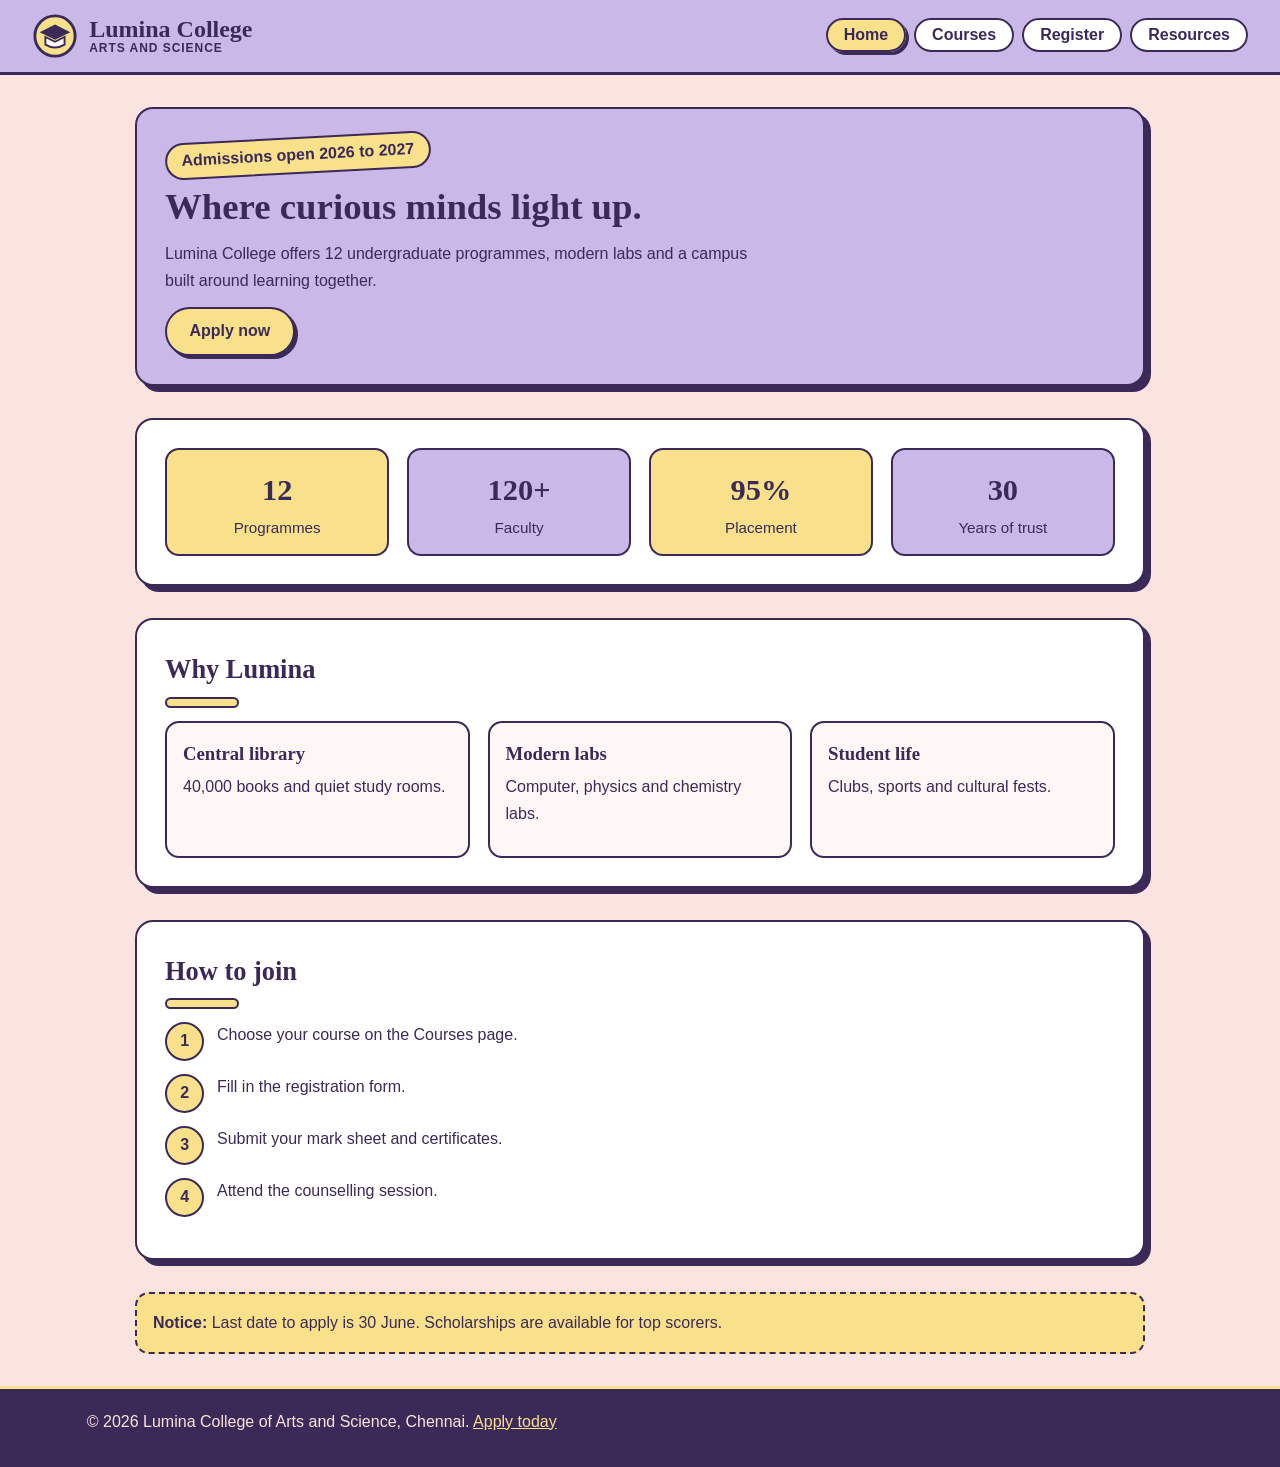
<file: index.html>
<!DOCTYPE html>
<html lang="en">
  <head>
    <meta charset="UTF-8">
    <meta name="viewport" content="width=device-width, initial-scale=1">
    <title>Home | Lumina College</title>
    <link rel="stylesheet" href="style.css">
  </head>
  <body>
    <header>
      <div class="brand">
        <svg viewBox="0 0 48 48" aria-hidden="true">
          <circle cx="24" cy="24" r="21" fill="#F9E08B" stroke="#3B2A57" stroke-width="3"/>
          <path d="M8 20 L24 12 L40 20 L24 28Z" fill="#3B2A57"/>
          <path d="M14 25 V33 Q24 39 34 33 V25 L24 30Z" fill="#fff" stroke="#3B2A57" stroke-width="2"/>
        </svg>
        <h1>Lumina College<small>ARTS AND SCIENCE</small></h1>
      </div>
      <nav aria-label="Main navigation">
        <ul>
          <li><a href="index.html" class="active">Home</a></li>
          <li><a href="courses.html">Courses</a></li>
          <li><a href="register.html">Register</a></li>
          <li><a href="resources.html">Resources</a></li>
        </ul>
      </nav>
    </header>
    <main>
      <section class="hero">
        <div>
          <span class="sticker">Admissions open 2026 to 2027</span>
          <h2>Where curious minds light up.</h2>
          <p>Lumina College offers 12 undergraduate programmes, modern labs and a campus built around learning together.</p>
          <a class="btn" href="register.html">Apply now</a>
        </div>
      </section>
      <section class="stats">
        <div class="grid">
          <p><strong>12</strong>Programmes</p>
          <p><strong>120+</strong>Faculty</p>
          <p><strong>95%</strong>Placement</p>
          <p><strong>30</strong>Years of trust</p>
        </div>
      </section>
      <section>
        <h2>Why Lumina</h2>
        <div class="grid">
          <article>
            <h3>Central library</h3>
            <p>40,000 books and quiet study rooms.</p>
          </article>
          <article>
            <h3>Modern labs</h3>
            <p>Computer, physics and chemistry labs.</p>
          </article>
          <article>
            <h3>Student life</h3>
            <p>Clubs, sports and cultural fests.</p>
          </article>
        </div>
      </section>
      <section>
        <h2>How to join</h2>
        <ol class="steps">
          <li>Choose your course on the Courses page.</li>
          <li>Fill in the registration form.</li>
          <li>Submit your mark sheet and certificates.</li>
          <li>Attend the counselling session.</li>
        </ol>
      </section>
      <aside>
        <strong>Notice:</strong>
        Last date to apply is 30 June. Scholarships are available for top scorers.
      </aside>
    </main>
    <footer>
      <p>&copy; 2026 Lumina College of Arts and Science, Chennai. <a href="register.html">Apply today</a></p>
    </footer>
  </body>
</html>
</file>
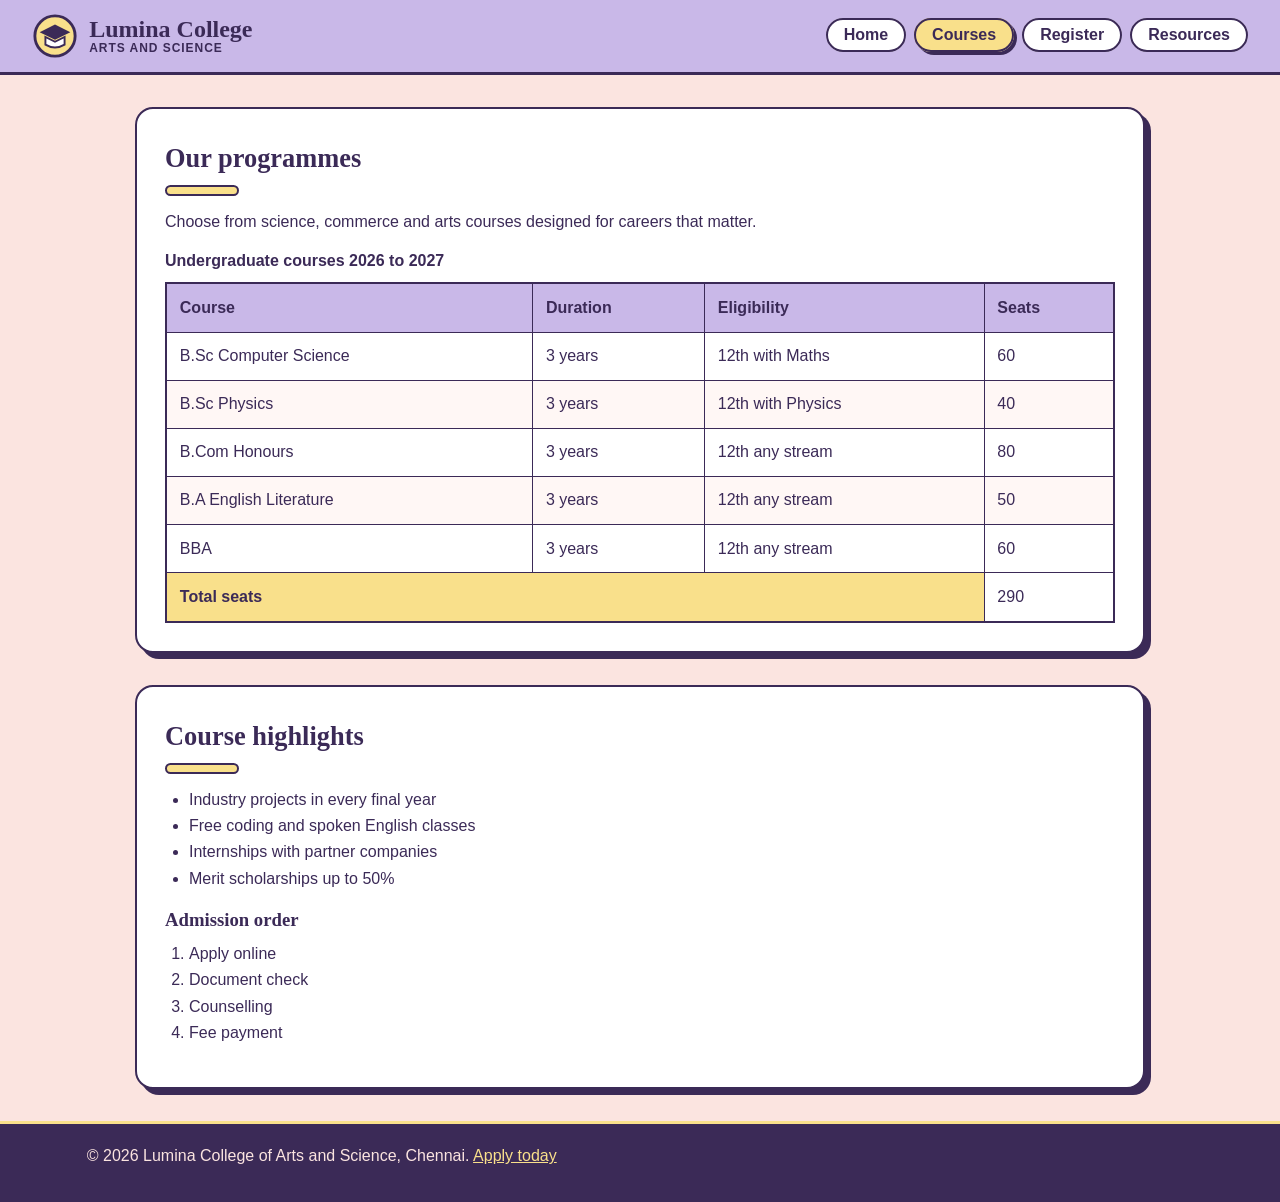
<file: courses.html>
<!DOCTYPE html>
<html lang="en">
  <head>
    <meta charset="UTF-8">
    <meta name="viewport" content="width=device-width, initial-scale=1">
    <title>Courses | Lumina College</title>
    <link rel="stylesheet" href="style.css">
  </head>
  <body>
    <header>
      <div class="brand">
        <svg viewBox="0 0 48 48" aria-hidden="true">
          <circle cx="24" cy="24" r="21" fill="#F9E08B" stroke="#3B2A57" stroke-width="3"/>
          <path d="M8 20 L24 12 L40 20 L24 28Z" fill="#3B2A57"/>
          <path d="M14 25 V33 Q24 39 34 33 V25 L24 30Z" fill="#fff" stroke="#3B2A57" stroke-width="2"/>
        </svg>
        <h1>Lumina College<small>ARTS AND SCIENCE</small></h1>
      </div>
      <nav aria-label="Main navigation">
        <ul>
          <li><a href="index.html">Home</a></li>
          <li><a href="courses.html" class="active">Courses</a></li>
          <li><a href="register.html">Register</a></li>
          <li><a href="resources.html">Resources</a></li>
        </ul>
      </nav>
    </header>
    <main>
      <section>
        <h2>Our programmes</h2>
        <p>Choose from science, commerce and arts courses designed for careers that matter.</p>
        <div class="table-wrap">
          <table>
            <caption>Undergraduate courses 2026 to 2027</caption>
            <thead>
              <tr>
                <th scope="col">Course</th>
                <th scope="col">Duration</th>
                <th scope="col">Eligibility</th>
                <th scope="col">Seats</th>
              </tr>
            </thead>
            <tbody>
              <tr>
                <td>B.Sc Computer Science</td>
                <td>3 years</td>
                <td>12th with Maths</td>
                <td>60</td>
              </tr>
              <tr>
                <td>B.Sc Physics</td>
                <td>3 years</td>
                <td>12th with Physics</td>
                <td>40</td>
              </tr>
              <tr>
                <td>B.Com Honours</td>
                <td>3 years</td>
                <td>12th any stream</td>
                <td>80</td>
              </tr>
              <tr>
                <td>B.A English Literature</td>
                <td>3 years</td>
                <td>12th any stream</td>
                <td>50</td>
              </tr>
              <tr>
                <td>BBA</td>
                <td>3 years</td>
                <td>12th any stream</td>
                <td>60</td>
              </tr>
            </tbody>
            <tfoot>
              <tr>
                <th scope="row" colspan="3">Total seats</th>
                <td>290</td>
              </tr>
            </tfoot>
          </table>
        </div>
      </section>
      <section>
        <h2>Course highlights</h2>
        <ul class="points">
          <li>Industry projects in every final year</li>
          <li>Free coding and spoken English classes</li>
          <li>Internships with partner companies</li>
          <li>Merit scholarships up to 50%</li>
        </ul>
        <h3>Admission order</h3>
        <ol class="plain">
          <li>Apply online</li>
          <li>Document check</li>
          <li>Counselling</li>
          <li>Fee payment</li>
        </ol>
      </section>
    </main>
    <footer>
      <p>&copy; 2026 Lumina College of Arts and Science, Chennai. <a href="register.html">Apply today</a></p>
    </footer>
  </body>
</html>
</file>
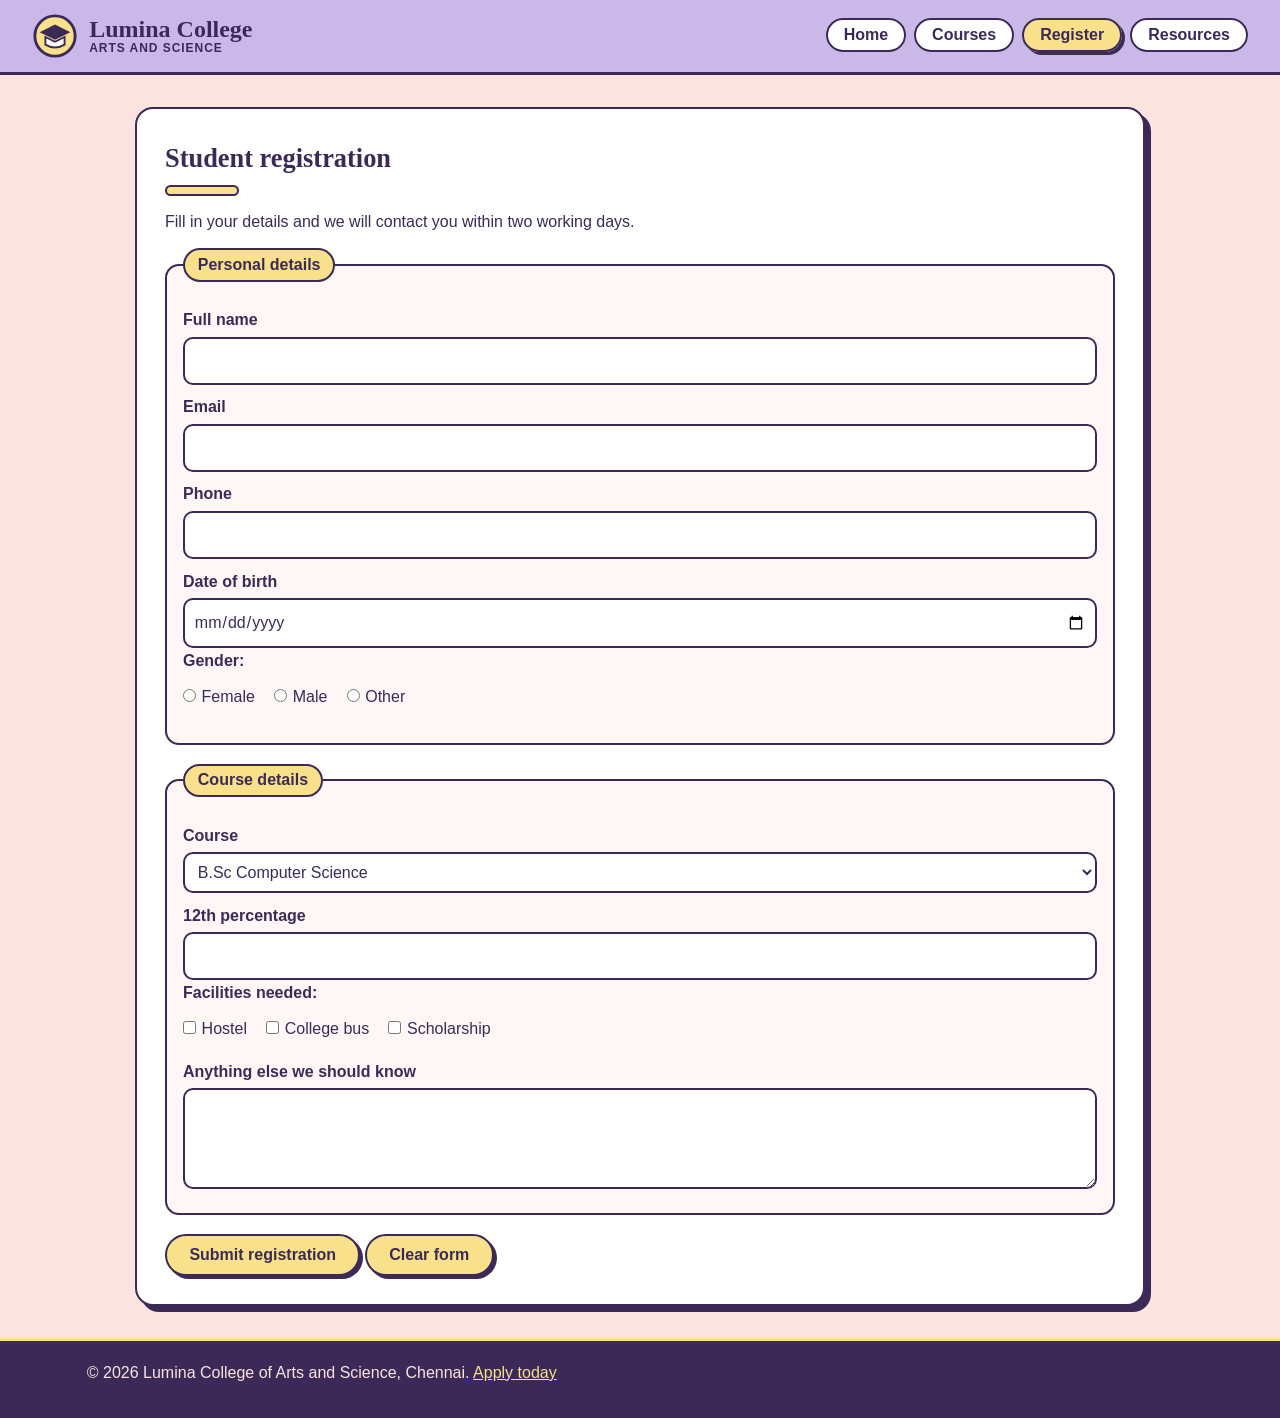
<file: register.html>
<!DOCTYPE html>
<html lang="en">
  <head>
    <meta charset="UTF-8">
    <meta name="viewport" content="width=device-width, initial-scale=1">
    <title>Register | Lumina College</title>
    <link rel="stylesheet" href="style.css">
  </head>
  <body>
    <header>
      <div class="brand">
        <svg viewBox="0 0 48 48" aria-hidden="true">
          <circle cx="24" cy="24" r="21" fill="#F9E08B" stroke="#3B2A57" stroke-width="3"/>
          <path d="M8 20 L24 12 L40 20 L24 28Z" fill="#3B2A57"/>
          <path d="M14 25 V33 Q24 39 34 33 V25 L24 30Z" fill="#fff" stroke="#3B2A57" stroke-width="2"/>
        </svg>
        <h1>Lumina College<small>ARTS AND SCIENCE</small></h1>
      </div>
      <nav aria-label="Main navigation">
        <ul>
          <li><a href="index.html">Home</a></li>
          <li><a href="courses.html">Courses</a></li>
          <li><a href="register.html" class="active">Register</a></li>
          <li><a href="resources.html">Resources</a></li>
        </ul>
      </nav>
    </header>
    <main>
      <section>
        <h2>Student registration</h2>
        <p>Fill in your details and we will contact you within two working days.</p>
        <form action="#" method="post">
          <fieldset>
            <legend>Personal details</legend>
            <label for="name">Full name</label>
            <input type="text" id="name" name="name" required>
            <label for="email">Email</label>
            <input type="email" id="email" name="email" required>
            <label for="phone">Phone</label>
            <input type="tel" id="phone" name="phone">
            <label for="dob">Date of birth</label>
            <input type="date" id="dob" name="dob">
            <p class="inline"><strong>Gender:</strong><br><label><input type="radio" name="g" value="f">Female</label><label><input type="radio" name="g" value="m">Male</label><label><input type="radio" name="g" value="o">Other</label></p>
          </fieldset>
          <fieldset>
            <legend>Course details</legend>
            <label for="course">Course</label>
            <select id="course" name="course">
              <option>B.Sc Computer Science</option>
              <option>B.Sc Physics</option>
              <option>B.Com Honours</option>
              <option>B.A English Literature</option>
              <option>BBA</option>
            </select>
            <label for="mark">12th percentage</label>
            <input type="text" id="mark" name="mark">
            <p class="inline"><strong>Facilities needed:</strong><br><label><input type="checkbox" name="f" value="hostel">Hostel</label><label><input type="checkbox" name="f" value="bus">College bus</label><label><input type="checkbox" name="f" value="scholar">Scholarship</label></p>
            <label for="msg">Anything else we should know</label>
            <textarea id="msg" name="msg" rows="3"></textarea>
          </fieldset>
          <button type="submit">Submit registration</button>
          <button type="reset">Clear form</button>
        </form>
      </section>
    </main>
    <footer>
      <p>&copy; 2026 Lumina College of Arts and Science, Chennai. <a href="register.html">Apply today</a></p>
    </footer>
  </body>
</html>
</file>
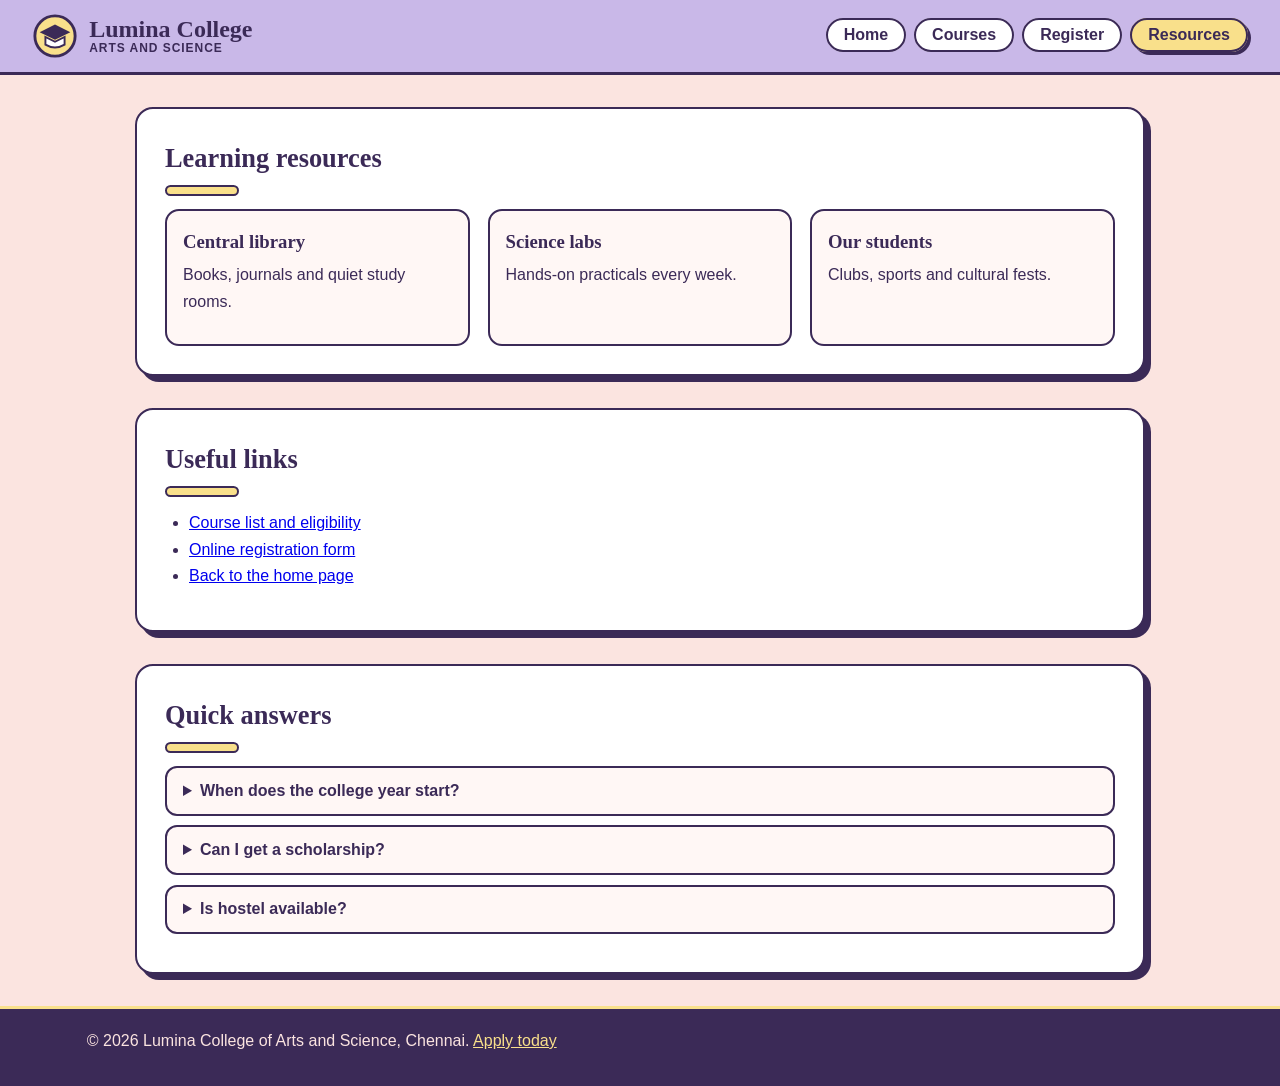
<file: resources.html>
<!DOCTYPE html>
<html lang="en">
  <head>
    <meta charset="UTF-8">
    <meta name="viewport" content="width=device-width, initial-scale=1">
    <title>Resources | Lumina College</title>
    <link rel="stylesheet" href="style.css">
  </head>
  <body>
    <header>
      <div class="brand">
        <svg viewBox="0 0 48 48" aria-hidden="true">
          <circle cx="24" cy="24" r="21" fill="#F9E08B" stroke="#3B2A57" stroke-width="3"/>
          <path d="M8 20 L24 12 L40 20 L24 28Z" fill="#3B2A57"/>
          <path d="M14 25 V33 Q24 39 34 33 V25 L24 30Z" fill="#fff" stroke="#3B2A57" stroke-width="2"/>
        </svg>
        <h1>Lumina College<small>ARTS AND SCIENCE</small></h1>
      </div>
      <nav aria-label="Main navigation">
        <ul>
          <li><a href="index.html">Home</a></li>
          <li><a href="courses.html">Courses</a></li>
          <li><a href="register.html">Register</a></li>
          <li><a href="resources.html" class="active">Resources</a></li>
        </ul>
      </nav>
    </header>
    <main>
      <section>
        <h2>Learning resources</h2>
        <div class="grid">
          <article>
            <h3>Central library</h3>
            <p>Books, journals and quiet study rooms.</p>
          </article>
          <article>
            <h3>Science labs</h3>
            <p>Hands-on practicals every week.</p>
          </article>
          <article>
            <h3>Our students</h3>
            <p>Clubs, sports and cultural fests.</p>
          </article>
        </div>
      </section>
      <section>
        <h2>Useful links</h2>
        <ul class="points">
          <li><a href="courses.html">Course list and eligibility</a></li>
          <li><a href="register.html">Online registration form</a></li>
          <li><a href="index.html">Back to the home page</a></li>
        </ul>
      </section>
      <section>
        <h2>Quick answers</h2>
        <details>
          <summary>When does the college year start?</summary>
          <p>Classes begin in the first week of July.</p>
        </details>
        <details>
          <summary>Can I get a scholarship?</summary>
          <p>Yes, merit scholarships go up to 50% of the fee.</p>
        </details>
        <details>
          <summary>Is hostel available?</summary>
          <p>Separate hostels are available for girls and boys.</p>
        </details>
      </section>
    </main>
    <footer>
      <p>&copy; 2026 Lumina College of Arts and Science, Chennai. <a href="register.html">Apply today</a></p>
    </footer>
  </body>
</html>
</file>
<file: style.css>
:root {
  --blush: #FBE4E0;
  --butter: #F9E08B;
  --lav: #C9B8E8;
  --plum: #3B2A57;
  --white: #fff;
  --soft: #fff7f5;
}
* {
  box-sizing: border-box;
  margin: 0;
  padding: 0;
}
body {
  font-family: "Trebuchet MS",Verdana,sans-serif;
  line-height: 1.65;
  color: var(--plum);
  background: var(--blush);
}
h1,h2,h3 {
  font-family: Georgia,serif;
}
header {
  background: var(--lav);
  padding: .8rem 2rem;
  display: flex;
  flex-wrap: wrap;
  justify-content: space-between;
  align-items: center;
  gap: .7rem;
  border-bottom: 3px solid var(--plum);
}
.brand {
  display: flex;
  align-items: center;
  gap: .7rem;
}
.brand svg {
  width: 46px;
  height: 46px;
}
.brand h1 {
  font-size: 1.5rem;
  line-height: 1.1;
}
.brand small {
  display: block;
  font-family: "Trebuchet MS",sans-serif;
  font-size: .75rem;
  letter-spacing: .08em;
}
nav ul {
  list-style: none;
  display: flex;
  flex-wrap: wrap;
  gap: .5rem;
}
nav a {
  color: var(--plum);
  text-decoration: none;
  padding: .4rem 1rem;
  border: 2px solid var(--plum);
  border-radius: 999px;
  background: var(--white);
  font-weight: bold;
}
nav a:hover {
  background: var(--butter);
}
nav a.active {
  background: var(--butter);
  box-shadow: 3px 3px 0 var(--plum);
}
main {
  max-width: 1050px;
  margin: 2rem auto;
  padding: 0 1.25rem;
}
section {
  background: var(--white);
  border: 2px solid var(--plum);
  border-radius: 18px;
  box-shadow: 6px 6px 0 var(--plum);
  padding: 1.75rem;
  margin-bottom: 2rem;
}
h2 {
  font-size: 1.65rem;
  margin-bottom: .8rem;
}
h2::after {
  content: "";
  display: block;
  width: 70px;
  height: 7px;
  background: var(--butter);
  border: 2px solid var(--plum);
  border-radius: 99px;
  margin-top: .3rem;
}
h3 {
  margin-bottom: .3rem;
}
p {
  margin-bottom: .8rem;
  max-width: 68ch;
}
ul.points,ol.plain {
  margin: 0 0 .8rem 1.5rem;
}
.hero {
  display: flex;
  flex-wrap: wrap;
  gap: 1.5rem;
  align-items: center;
  background: var(--lav);
  position: relative;
}
.hero>div {
  flex: 1 1 320px;
}
.hero>img {
  flex: 1 1 320px;
  max-width: 100%;
  border: 2px solid var(--plum);
  border-radius: 14px;
  background: var(--white);
}
.hero h2 {
  font-size: 2.3rem;
  line-height: 1.15;
}
.hero h2::after {
  display: none;
}
.sticker {
  display: inline-block;
  background: var(--butter);
  border: 2px solid var(--plum);
  border-radius: 999px;
  padding: .2rem .9rem;
  font-weight: bold;
  transform: rotate(-3deg);
  margin-bottom: .8rem;
}
.btn,button {
  display: inline-block;
  background: var(--butter);
  color: var(--plum);
  border: 2px solid var(--plum);
  padding: .6rem 1.4rem;
  border-radius: 999px;
  font-weight: bold;
  text-decoration: none;
  cursor: pointer;
  font-size: 1rem;
  font-family: inherit;
  box-shadow: 3px 3px 0 var(--plum);
}
.btn:hover,button:hover {
  background: var(--lav);
}
.grid {
  display: grid;
  grid-template-columns: repeat(auto-fit,minmax(220px,1fr));
  gap: 1.1rem;
}
.stats p {
  margin: 0;
  text-align: center;
  padding: .9rem;
  border: 2px solid var(--plum);
  border-radius: 14px;
  background: var(--butter);
  font-size: .95rem;
}
.stats p:nth-child(even) {
  background: var(--lav);
}
.stats strong {
  display: block;
  font-family: Georgia,serif;
  font-size: 1.9rem;
}
article {
  background: var(--soft);
  border: 2px solid var(--plum);
  border-radius: 14px;
  padding: 1rem;
}
article img {
  width: 100%;
  border: 2px solid var(--plum);
  border-radius: 10px;
  margin-bottom: .6rem;
  display: block;
}
ol.steps {
  list-style: none;
  counter-reset: s;
  margin: 0;
}
ol.steps li {
  counter-increment: s;
  display: flex;
  gap: .8rem;
  align-items: flex-start;
  margin-bottom: .8rem;
}
ol.steps li::before {
  content: counter(s);
  flex: 0 0 2.2rem;
  height: 2.2rem;
  border-radius: 50%;
  background: var(--butter);
  border: 2px solid var(--plum);
  display: flex;
  align-items: center;
  justify-content: center;
  font-weight: bold;
}
.table-wrap {
  overflow-x: auto;
}
table {
  width: 100%;
  border-collapse: collapse;
  border: 2px solid var(--plum);
}
caption {
  text-align: left;
  font-weight: bold;
  padding-bottom: .5rem;
}
th {
  background: var(--lav);
  text-align: left;
}
th,td {
  padding: .65rem .8rem;
  border: 1px solid var(--plum);
}
tbody tr:nth-child(even) {
  background: var(--soft);
}
tbody tr:nth-child(odd) {
  background: var(--white);
}
tfoot th {
  background: var(--butter);
}
fieldset {
  border: 2px solid var(--plum);
  border-radius: 14px;
  padding: 1rem;
  margin-bottom: 1.2rem;
  background: var(--soft);
}
legend {
  padding: .1rem .8rem;
  background: var(--butter);
  border: 2px solid var(--plum);
  border-radius: 999px;
  font-weight: bold;
}
label {
  display: block;
  margin: .6rem 0 .2rem;
  font-weight: bold;
}
input[type=text],input[type=email],input[type=tel],input[type=date],select,textarea {
  width: 100%;
  padding: .55rem;
  border: 2px solid var(--plum);
  border-radius: 10px;
  font: inherit;
  background: var(--white);
  color: var(--plum);
}
input:focus,select:focus,textarea:focus,a:focus,button:focus {
  outline: 3px solid var(--lav);
  outline-offset: 2px;
}
.inline label {
  display: inline-block;
  margin-right: 1.2rem;
  font-weight: normal;
}
input[type=radio],input[type=checkbox] {
  margin-right: .35rem;
  accent-color: var(--plum);
}
figure {
  background: var(--soft);
  border: 2px solid var(--plum);
  border-radius: 14px;
  padding: .8rem;
}
figure img {
  width: 100%;
  height: auto;
  border: 2px solid var(--plum);
  border-radius: 10px;
  display: block;
}
figcaption {
  text-align: center;
  font-style: italic;
  margin-top: .4rem;
}
details {
  border: 2px solid var(--plum);
  border-radius: 12px;
  padding: .6rem 1rem;
  margin-bottom: .6rem;
  background: var(--soft);
}
summary {
  cursor: pointer;
  font-weight: bold;
}
aside {
  background: var(--butter);
  border: 2px dashed var(--plum);
  padding: 1rem;
  border-radius: 14px;
  margin-bottom: 2rem;
}
footer {
  background: var(--plum);
  color: var(--blush);
  text-align: center;
  padding: 1.2rem;
  border-top: 3px solid var(--butter);
}
footer a {
  color: var(--butter);
}
@media (max-width:700px) {
  .hero h2 {
    font-size: 1.8rem;
  }
}
</file>
